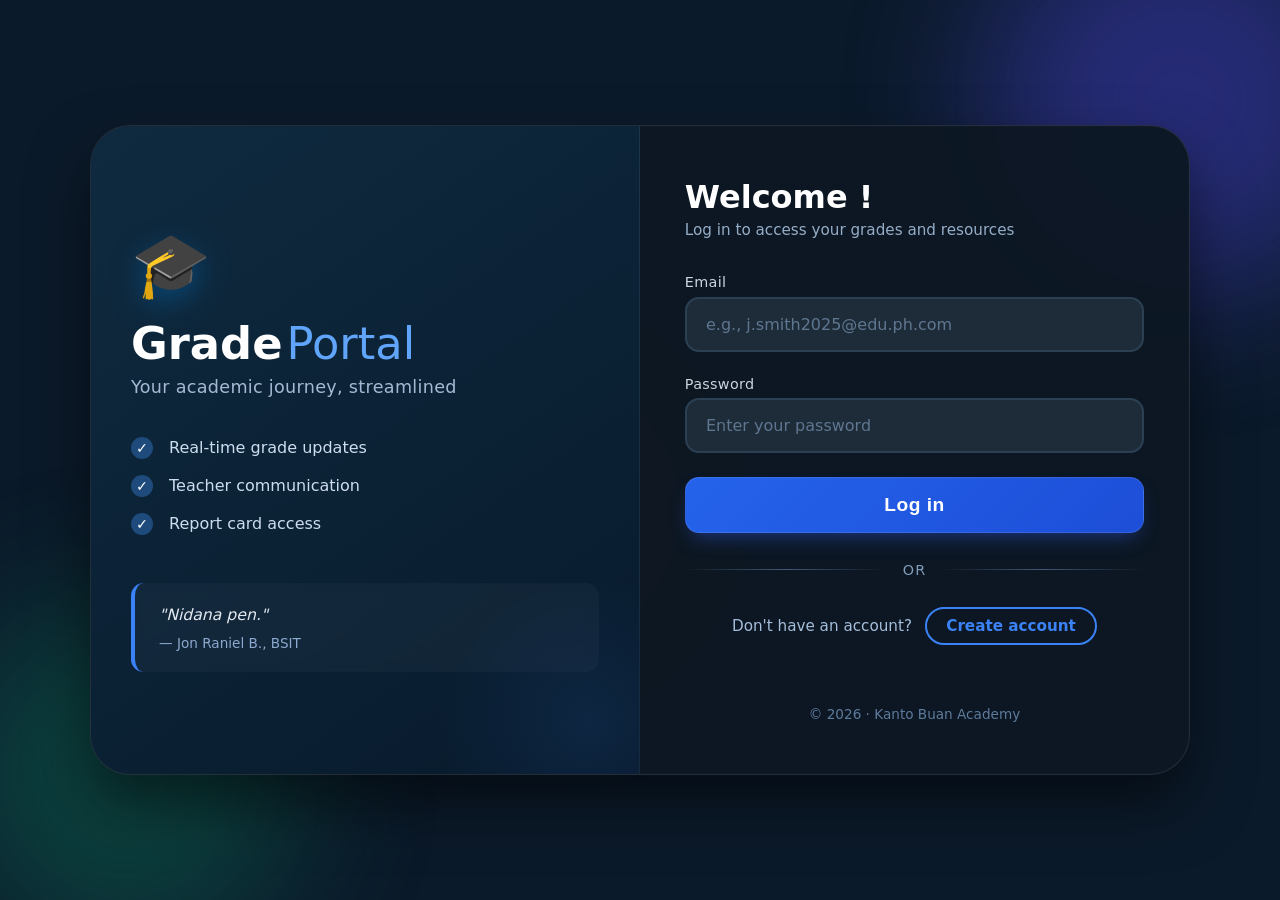
<file: output3/index.html>
<!DOCTYPE html>
<html lang="en">
<head>
  <meta charset="UTF-8">
  <meta name="viewport" content="width=device-width, initial-scale=1.0">
  <title>School Grades Portal · Log In (Alt Design)</title>
  <link rel="stylesheet" href="style.css">
</head>
<body>
    
  <div class="bg-shape bg-shape-1"></div>
  <div class="bg-shape bg-shape-2"></div>
  <div class="bg-shape bg-shape-3"></div>
  
  <div class="alt-login-container">
    <div class="brand-panel">
      <div class="brand-content">
        <div class="brand-icon">🎓</div>
        <h1 class="brand-title">Grade<span>Portal</span></h1>
        <p class="brand-tagline">Your academic journey, streamlined</p>
        
        <div class="feature-list">
          <div class="feature-item">
            <span class="feature-check">✓</span>
            <span>Real-time grade updates</span>
          </div>
          <div class="feature-item">
            <span class="feature-check">✓</span>
            <span>Teacher communication</span>
          </div>
          <div class="feature-item">
            <span class="feature-check">✓</span>
            <span>Report card access</span>
          </div>
        </div>
        
        <div class="testimonial">
          <div class="testimonial-text">"Nidana pen."</div>
          <div class="testimonial-author">— Jon Raniel B., BSIT</div>
        </div>
      </div>
    </div>

    <div class="form-panel">
      <div class="form-header">
        <h2>Welcome !</h2>
        <p>Log in to access your grades and resources</p>
      </div>
      
      <form action="#" method="post" class="alt-login-form">
        <div class="alt-input-group">
          <label for="email">Email</label>
          <input type="text" id="email" name="email" 
                 placeholder="e.g., j.smith2025@edu.ph.com" 
                 required>
        </div>
        
        <div class="alt-input-group">
          <label for="alt-password">Password</label>
          <input type="password" id="password" name="password" 
                 placeholder="Enter your password" 
                 required>
        </div>
        
        <button type="submit" class="alt-login-btn">Log in</button>
        
        <div class="alt-divider">
          <span class="divider-line"></span>
          <span class="divider-text">or</span>
          <span class="divider-line"></span>
        </div>
        
        <div class="alt-signup-prompt">
          <span class="alt-prompt-text">Don't have an account?</span>
          <a href="signup.html" class="alt-signup-btn">Create account</a>
        </div>

      </form>
      
      <div class="alt-footer">
        <p>© 2026 · Kanto Buan Academy</p>
      </div>
    </div>
  </div>
</body>
</html>
</file>
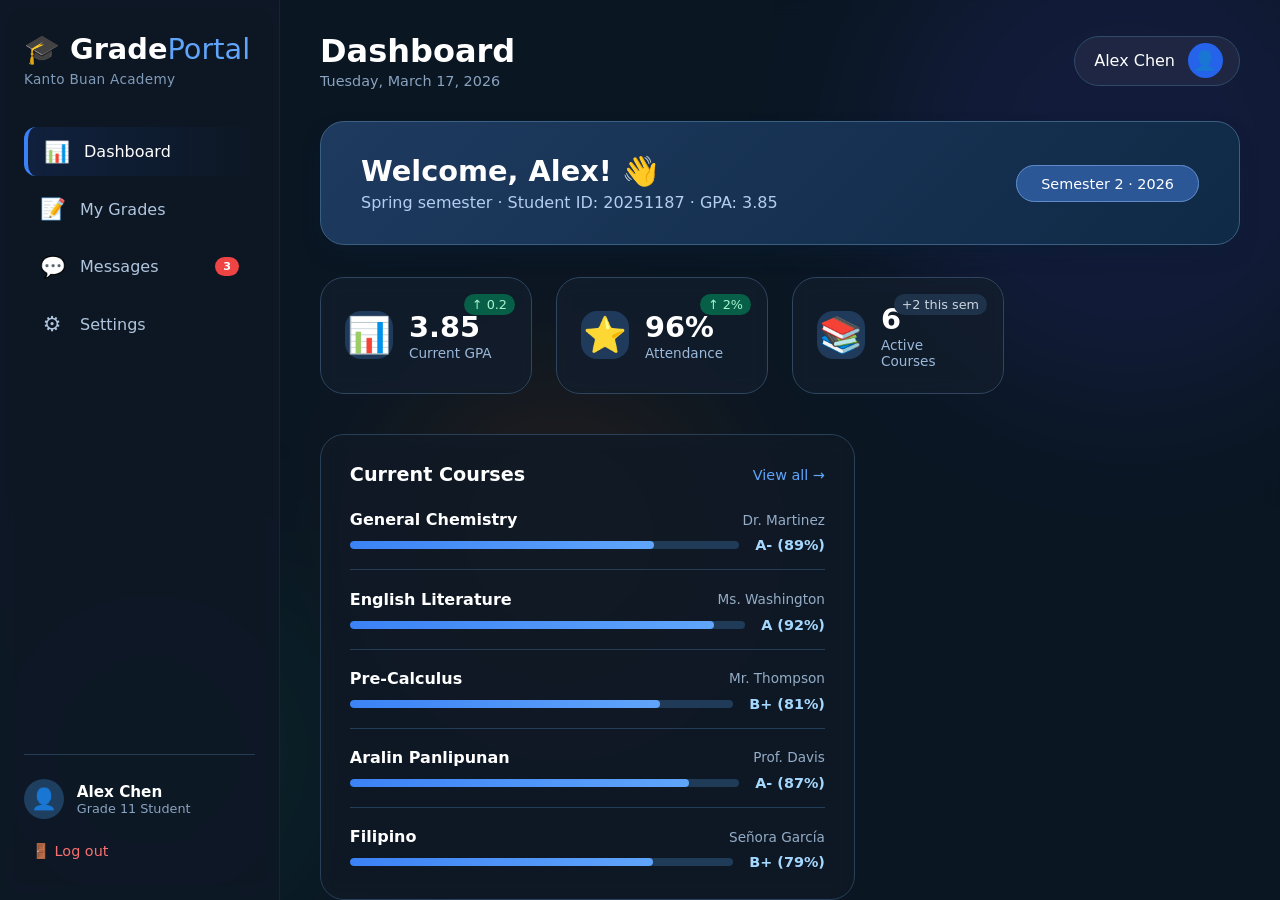
<file: output3/homepage.html>
<!DOCTYPE html>
<html lang="en">
<head>
  <meta charset="UTF-8">
  <meta name="viewport" content="width=device-width, initial-scale=1.0">
  <title>Dashboard · GradePortal</title>
  <link rel="stylesheet" href="homepage.css">
</head>
<body>
  <!-- animated background (matching alt login) -->
  <div class="bg-shape bg-shape-1"></div>
  <div class="bg-shape bg-shape-2"></div>
  <div class="bg-shape bg-shape-3"></div>

  <!-- main app container -->
  <div class="dashboard-container">
    <!-- sidebar navigation -->
    <aside class="sidebar">
      <div class="sidebar-header">
        <div class="sidebar-logo">🎓 Grade<span>Portal</span></div>
        <div class="school-badge">Kanto Buan Academy</div>
      </div>
      
      <nav class="sidebar-nav">
        <a href="#" class="nav-item active">
          <span class="nav-icon">📊</span>
          <span>Dashboard</span>
        </a>

        <a href="#" class="nav-item">
          <span class="nav-icon">📝</span>
          <span>My Grades</span>
        </a>

        <a href="#" class="nav-item">
          <span class="nav-icon">💬</span>
          <span>Messages</span>
          <span class="badge">3</span>
        </a>

        <a href="#" class="nav-item">
          <span class="nav-icon">⚙️</span>
          <span>Settings</span>
        </a>

      </nav>
      
      <div class="sidebar-footer">
        <div class="user-info-compact">
          <div class="user-avatar">👤</div>
          <div class="user-details">
            <span class="user-name">Alex Chen</span>
            <span class="user-role">Grade 11 Student</span>
          </div>
        </div>
        <a href="index.html" class="logout-link">🚪 Log out</a>
      </div>
    </aside>

    <!-- main content area -->
    <main class="main-content">
      <!-- top header -->
      <header class="content-header">
        <div class="header-left">
          <h1 class="page-title">Dashboard</h1>
          <div class="date-display">Tuesday, March 17, 2026</div>
        </div>
        <div class="header-right">
          <div class="header-user">
            <span class="header-user-name">Alex Chen</span>
            <div class="header-avatar">👤</div>
          </div>
        </div>
      </header>

      <!-- welcome banner -->
      <div class="welcome-card">
        <div class="welcome-message">
          <h2>Welcome, Alex! 👋</h2>
          <p>Spring semester · Student ID: 20251187 · GPA: 3.85</p>
        </div>
        <div class="welcome-action">
          <span class="semester-badge">Semester 2 · 2026</span>
        </div>
      </div>

      <!-- stats grid -->
      <div class="stats-grid">
        <div class="stat-card">
          <div class="stat-icon">📊</div>
          <div class="stat-content">
            <span class="stat-value">3.85</span>
            <span class="stat-label">Current GPA</span>
          </div>
          <div class="stat-trend positive">↑ 0.2</div>
        </div>
        <div class="stat-card">
          <div class="stat-icon">⭐</div>
          <div class="stat-content">
            <span class="stat-value">96%</span>
            <span class="stat-label">Attendance</span>
          </div>
          <div class="stat-trend positive">↑ 2%</div>
        </div>
        <div class="stat-card">
          <div class="stat-icon">📚</div>
          <div class="stat-content">
            <span class="stat-value">6</span>
            <span class="stat-label">Active Courses</span>
          </div>
          <div class="stat-trend">+2 this sem</div>
        </div>
      </div>

      <!-- two column layout -->
      <div class="dashboard-grid">
        <!-- left column: current courses & grades -->
        <div class="grid-left">
          <section class="card">
            <div class="card-header">
              <h3>Current Courses</h3>
              <a href="#" class="card-link">View all →</a>
            </div>
            <div class="courses-list">
              <div class="course-item">
                <div class="course-info">
                  <span class="course-name">General Chemistry</span>
                  <span class="course-teacher">Dr. Martinez</span>
                </div>
                <div class="course-progress">
                  <div class="progress-bar">
                    <div class="progress-fill" style="width: 78%"></div>
                  </div>
                  <span class="course-grade">A- (89%)</span>
                </div>
              </div>
              <div class="course-item">
                <div class="course-info">
                  <span class="course-name">English Literature</span>
                  <span class="course-teacher">Ms. Washington</span>
                </div>
                <div class="course-progress">
                  <div class="progress-bar">
                    <div class="progress-fill" style="width: 92%"></div>
                  </div>
                  <span class="course-grade">A (92%)</span>
                </div>
              </div>
              <div class="course-item">
                <div class="course-info">
                  <span class="course-name">Pre-Calculus</span>
                  <span class="course-teacher">Mr. Thompson</span>
                </div>
                <div class="course-progress">
                  <div class="progress-bar">
                    <div class="progress-fill" style="width: 81%"></div>
                  </div>
                  <span class="course-grade">B+ (81%)</span>
                </div>
              </div>
              <div class="course-item">
                <div class="course-info">
                  <span class="course-name">Aralin Panlipunan</span>
                  <span class="course-teacher">Prof. Davis</span>
                </div>
                <div class="course-progress">
                  <div class="progress-bar">
                    <div class="progress-fill" style="width: 87%"></div>
                  </div>
                  <span class="course-grade">A- (87%)</span>
                </div>
              </div>
              <div class="course-item">
                <div class="course-info">
                  <span class="course-name">Filipino</span>
                  <span class="course-teacher">Señora García</span>
                </div>
                <div class="course-progress">
                  <div class="progress-bar">
                    <div class="progress-fill" style="width: 79%"></div>
                  </div>
                  <span class="course-grade">B+ (79%)</span>
                </div>
              </div>
            </div>
          </section>

        <div class="grid-right">
          <section class="card">
            <div class="card-header">
              <h3>Announcements</h3>
              <a href="#" class="card-link">View all →</a>
            </div>
            <div class="announcements-list">
              <div class="announcement-item important">
                <div class="announcement-icon">📢</div>
                <div class="announcement-content">
                  <span class="announcement-title">Summer Break begins April 11</span>
                  <span class="announcement-meta">Principal · 2 hours ago</span>
                </div>
              </div>
              <div class="announcement-item">
                <div class="announcement-icon">📝</div>
                <div class="announcement-content">
                  <span class="announcement-title">4th Quarter Exams in April 6</span>
                  <span class="announcement-meta">Guidance · 1 day ago</span>
                </div>
              </div>
              <div class="announcement-item">
                <div class="announcement-icon">🏀</div>
                <div class="announcement-content">
                  <span class="announcement-title">Basketball game vs. HCC – Fri 7pm</span>
                  <span class="announcement-meta">Athletics · 3 days ago</span>
                </div>
              </div>
              <div class="announcement-item">
                <div class="announcement-icon">💰</div>
                <div class="announcement-content">
                  <span class="announcement-title">Scholarship deadline extended</span>
                  <span class="announcement-meta">Counseling · 5 days ago</span>
                </div>
              </div>
            </div>
          </section>
        </div>
      </div>

      <br>

      <footer class="dashboard-footer">
        <p>© 2026 Kanto Buan Academy <a href="index.html">Log out</a></p>
      </footer>
    </main>
  </div>
</body>
</html>
</file>
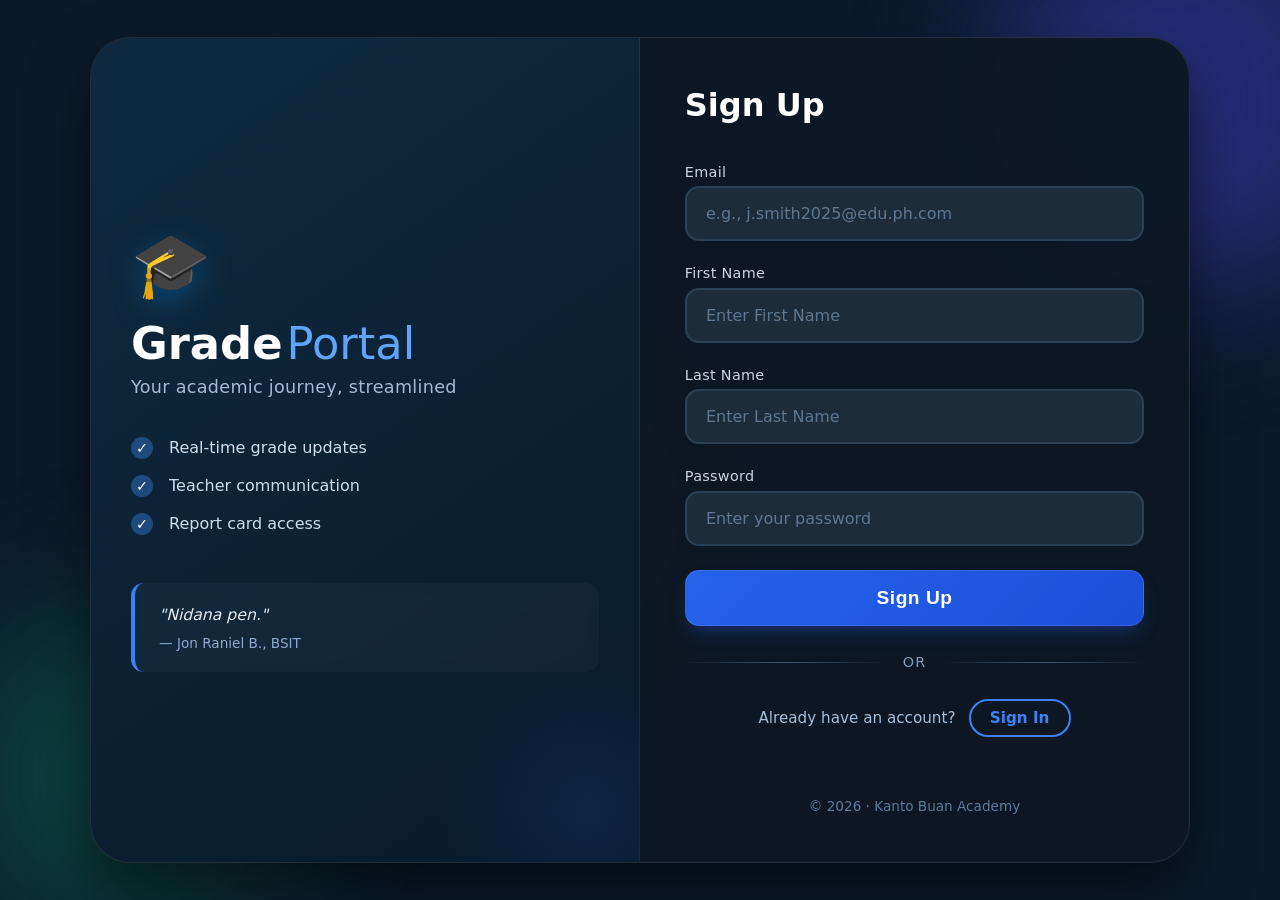
<file: output3/signup.html>
<!DOCTYPE html>
<html lang="en">
<head>
  <meta charset="UTF-8">
  <meta name="viewport" content="width=device-width, initial-scale=1.0">
  <title>School Grades Portal · Log In (Alt Design)</title>
  <link rel="stylesheet" href="style.css">
</head>
<body>
  <div class="bg-shape bg-shape-1"></div>
  <div class="bg-shape bg-shape-2"></div>
  <div class="bg-shape bg-shape-3"></div>
  
  <div class="alt-login-container">
    <div class="brand-panel">
      <div class="brand-content">
        <div class="brand-icon">🎓</div>
        <h1 class="brand-title">Grade<span>Portal</span></h1>
        <p class="brand-tagline">Your academic journey, streamlined</p>
        
        <div class="feature-list">
          <div class="feature-item">
            <span class="feature-check">✓</span>
            <span>Real-time grade updates</span>
          </div>
          <div class="feature-item">
            <span class="feature-check">✓</span>
            <span>Teacher communication</span>
          </div>
          <div class="feature-item">
            <span class="feature-check">✓</span>
            <span>Report card access</span>
          </div>
        </div>
        
        <div class="testimonial">
          <div class="testimonial-text">"Nidana pen."</div>
          <div class="testimonial-author">— Jon Raniel B., BSIT</div>
        </div>
      </div>
    </div>

    <div class="form-panel">
      <div class="form-header">
        <h2>Sign Up</h2>
      </div>
      
      <form action="#" method="post" class="alt-login-form">
        <div class="alt-input-group">
          <label for="email">Email</label>
          <input type="text" id="email" name="email" 
                 placeholder="e.g., j.smith2025@edu.ph.com" 
                 required>
        </div>

        <div class="alt-input-group">
          <label for="fname">First Name</label>
          <input type="text" id="fname" name="fname" 
                 placeholder="Enter First Name" 
                 required>
        </div>

        <div class="alt-input-group">
          <label for="lname">Last Name</label>
          <input type="text" id="lname" name="lname" 
                 placeholder="Enter Last Name" 
                 required>
        </div>

        <div class="alt-input-group">
          <label for="alt-password">Password</label>
          <input type="password" id="alt-password" name="password" 
                 placeholder="Enter your password" 
                 required>
        </div>
        
        <button type="submit" class="alt-login-btn">Sign Up</button>
        
        <div class="alt-divider">
          <span class="divider-line"></span>
          <span class="divider-text">or</span>
          <span class="divider-line"></span>
        </div>
        
        <div class="alt-signup-prompt">
          <span class="alt-prompt-text">Already have an account?</span>
          <a href="index.html" class="alt-signup-btn">Sign In</a>
        </div>

      </form>
      
      <div class="alt-footer">
        <p>© 2026 · Kanto Buan Academy</p>
      </div>
    </div>
  </div>
</body>
</html>
</file>
<file: output3/style.css>
* {
  margin: 0;
  padding: 0;
  box-sizing: border-box;
}

body {
  font-family: 'Inter', 'Segoe UI', system-ui, -apple-system, sans-serif;
  min-height: 100vh;
  background: #0b1a2a;
  position: relative;
  overflow-x: hidden;
  display: flex;
  align-items: center;
  justify-content: center;
  padding: 1.5rem;
}

.bg-shape {
  position: fixed;
  border-radius: 50%;
  filter: blur(70px);
  opacity: 0.4;
  z-index: 0;
  animation: float 20s infinite alternate ease-in-out;
}

.bg-shape-1 {
  width: 400px;
  height: 400px;
  background: #4f46e5;
  top: -100px;
  right: -100px;
  animation-duration: 18s;
}

.bg-shape-2 {
  width: 350px;
  height: 350px;
  background: #0e7a5c;
  bottom: -50px;
  left: -50px;
  animation-duration: 22s;
  animation-delay: 2s;
}

.bg-shape-3 {
  width: 300px;
  height: 300px;
  background: #b45309;
  top: 40%;
  left: 30%;
  animation-duration: 25s;
  animation-delay: 1s;
}

@keyframes float {
  0% {
    transform: translate(0, 0) scale(1);
  }
  100% {
    transform: translate(60px, 40px) scale(1.2);
  }
}

.alt-login-container {
  max-width: 1100px;
  width: 100%;
  min-height: 650px;
  background: rgba(18, 28, 40, 0.85);
  backdrop-filter: blur(12px);
  -webkit-backdrop-filter: blur(12px);
  border-radius: 2.5rem;
  box-shadow: 0 30px 60px rgba(0, 0, 0, 0.5), 0 0 0 1px rgba(255, 255, 255, 0.05) inset;
  display: grid;
  grid-template-columns: 1fr 1fr;
  overflow: hidden;
  position: relative;
  z-index: 10;
  border: 1px solid rgba(255, 255, 255, 0.08);
}

.brand-panel {
  background: linear-gradient(145deg, #0f2a3f, #081a2c);
  padding: 3rem 2.5rem;
  display: flex;
  flex-direction: column;
  justify-content: center;
  border-right: 1px solid rgba(255, 255, 255, 0.05);
  position: relative;
  overflow: hidden;
}

.brand-panel::before {
  content: '';
  position: absolute;
  width: 300px;
  height: 300px;
  background: radial-gradient(circle, #3b82f6 0%, transparent 70%);
  opacity: 0.1;
  bottom: -100px;
  right: -100px;
  border-radius: 50%;
}

.brand-content {
  position: relative;
  z-index: 2;
}

.brand-icon {
  font-size: 4rem;
  margin-bottom: 1rem;
  filter: drop-shadow(0 10px 15px rgba(0, 150, 255, 0.3));
}

.brand-title {
  font-size: 2.8rem;
  font-weight: 700;
  color: white;
  line-height: 1.1;
  margin-bottom: 0.5rem;
}

.brand-title span {
  color: #60a5fa;
  font-weight: 300;
  display: inline-block;
  margin-left: 4px;
}

.brand-tagline {
  color: #a5b9d4;
  font-size: 1.1rem;
  margin-bottom: 2.5rem;
  font-weight: 400;
  letter-spacing: 0.3px;
}

.feature-list {
  margin-bottom: 3rem;
}

.feature-item {
  display: flex;
  align-items: center;
  gap: 1rem;
  color: #ccddee;
  margin-bottom: 1rem;
  font-size: 1rem;
}

.feature-check {
  display: inline-flex;
  align-items: center;
  justify-content: center;
  width: 22px;
  height: 22px;
  background: #1e4b7c;
  border-radius: 50%;
  color: white;
  font-size: 0.9rem;
  font-weight: bold;
}

.testimonial {
  background: rgba(255, 255, 255, 0.03);
  border-left: 4px solid #3b82f6;
  padding: 1.3rem 1.5rem;
  border-radius: 0.8rem;
  backdrop-filter: blur(5px);
}

.testimonial-text {
  color: #e2e8f0;
  font-style: italic;
  font-size: 0.98rem;
  margin-bottom: 0.5rem;
  line-height: 1.5;
}

.testimonial-author {
  color: #8ca9cf;
  font-size: 0.85rem;
  font-weight: 500;
}

.form-panel {
  padding: 3rem 2.8rem;
  display: flex;
  flex-direction: column;
  justify-content: center;
  background: rgba(12, 22, 33, 0.7);
}

.form-header {
  margin-bottom: 2.2rem;
}

.form-header h2 {
  color: white;
  font-size: 2rem;
  font-weight: 600;
  margin-bottom: 0.3rem;
}

.form-header p {
  color: #95adc7;
  font-size: 0.95rem;
}

.alt-input-group {
  margin-bottom: 1.5rem;
}

.alt-input-group label {
  display: block;
  color: #cbd5e1;
  font-size: 0.9rem;
  font-weight: 500;
  margin-bottom: 0.4rem;
  letter-spacing: 0.3px;
}

.alt-input-group input {
  width: 100%;
  padding: 1rem 1.2rem;
  background: #1e2c3a;
  border: 2px solid #2c4054;
  border-radius: 14px;
  font-size: 1rem;
  color: white;
  outline: none;
  transition: all 0.2s;
  font-family: inherit;
}

.alt-input-group input:focus {
  border-color: #3b82f6;
  background: #253544;
  box-shadow: 0 0 0 4px rgba(59, 130, 246, 0.15);
}

.alt-input-group input::placeholder {
  color: #5e768f;
  font-weight: 300;
}

.alt-options-row {
  display: flex;
  justify-content: space-between;
  align-items: center;
  margin-bottom: 2rem;
}

.alt-checkbox {
  display: flex;
  align-items: center;
  gap: 0.5rem;
  color: #b0c6de;
  font-size: 0.9rem;
  cursor: default;
  position: relative;
}

.alt-checkbox input[type="checkbox"] {
  appearance: none;
  -webkit-appearance: none;
  width: 1.2rem;
  height: 1.2rem;
  border: 2px solid #3c5775;
  border-radius: 4px;
  background: #1e2c3a;
  cursor: default;
  transition: 0.1s;
}

.alt-checkbox input[type="checkbox"]:checked {
  background: #3b82f6;
  border-color: #3b82f6;
  position: relative;
}

.alt-checkbox input[type="checkbox"]:checked::after {
  content: '✓';
  color: white;
  font-size: 0.9rem;
  display: flex;
  align-items: center;
  justify-content: center;
  line-height: 1;
}

.alt-forgot-link {
  color: #7aaae2;
  text-decoration: none;
  font-size: 0.9rem;
  font-weight: 500;
  transition: color 0.1s;
}

.alt-forgot-link:hover {
  color: #a9c9ff;
  text-decoration: underline;
}

.alt-login-btn {
  width: 100%;
  padding: 1rem;
  background: linear-gradient(135deg, #2563eb, #1d4ed8);
  border: none;
  border-radius: 14px;
  color: white;
  font-size: 1.2rem;
  font-weight: 600;
  letter-spacing: 0.5px;
  cursor: pointer;
  transition: all 0.2s;
  box-shadow: 0 10px 20px -8px #1e3a8a;
  margin-bottom: 1.8rem;
  border: 1px solid rgba(255, 255, 255, 0.1);
}

.alt-login-btn:hover {
  background: linear-gradient(135deg, #1d4ed8, #1e3a8a);
  transform: translateY(-2px);
  box-shadow: 0 18px 25px -10px #0f2b5e;
}

.alt-login-btn:active {
  transform: translateY(1px);
  box-shadow: 0 8px 15px -6px #0f2b5e;
}

.alt-divider {
  display: flex;
  align-items: center;
  gap: 1rem;
  margin-bottom: 1.8rem;
}

.divider-line {
  flex: 1;
  height: 1px;
  background: linear-gradient(90deg, transparent, #3e5a78, transparent);
}

.divider-text {
  color: #809bb8;
  font-size: 0.9rem;
  text-transform: uppercase;
  letter-spacing: 1px;
}

.alt-signup-prompt {
  text-align: center;
  margin-bottom: 1.8rem;
}

.alt-prompt-text {
  color: #a5bedb;
  font-size: 0.95rem;
  margin-right: 0.5rem;
}

.alt-signup-btn {
  background: transparent;
  border: 2px solid #3b82f6;
  color: #3b82f6;
  text-decoration: none;
  font-weight: 600;
  font-size: 0.95rem;
  padding: 0.5rem 1.2rem;
  border-radius: 40px;
  transition: all 0.15s;
  display: inline-block;
}

.alt-signup-btn:hover {
  background: #3b82f6;
  color: white;
  border-color: #3b82f6;
}

.alt-demo-hint {
  background: #1f3347;
  border-radius: 40px;
  padding: 0.7rem 1rem;
  text-align: center;
  border: 1px dashed #4d6d92;
  margin-top: 0.5rem;
}

.alt-demo-hint p {
  color: #99bce5;
  font-size: 0.9rem;
  font-weight: 500;
}

.alt-footer {
  margin-top: 2rem;
  text-align: center;
  color: #5e7b9c;
  font-size: 0.85rem;
}

@media (max-width: 900px) {
  .alt-login-container {
    grid-template-columns: 1fr;
    max-width: 500px;
  }
  
  .brand-panel {
    display: none;
  }
  
  .form-panel {
    padding: 2.5rem 2rem;
  }
}

@media (max-width: 480px) {
  .form-panel {
    padding: 2rem 1.5rem;
  }
  
  .form-header h2 {
    font-size: 1.8rem;
  }
  
  .alt-options-row {
    flex-direction: column;
    align-items: flex-start;
    gap: 1rem;
  }
  
  .bg-shape {
    filter: blur(50px);
  }
}
</file>
<file: output3/homepage.css>
/* homepage.css – Dark theme dashboard for GradePortal
   Matches the alternative login design (index-alt.html) */

* {
  margin: 0;
  padding: 0;
  box-sizing: border-box;
}

body {
  font-family: 'Inter', 'Segoe UI', system-ui, -apple-system, sans-serif;
  background: #0b1a2a;
  min-height: 100vh;
  position: relative;
  overflow-x: hidden;
  color: #e2e8f0;
}

/* animated background shapes (reused from alt login) */
.bg-shape {
  position: fixed;
  border-radius: 50%;
  filter: blur(70px);
  opacity: 0.3;
  z-index: 0;
  animation: float 20s infinite alternate ease-in-out;
  pointer-events: none;
}

.bg-shape-1 {
  width: 500px;
  height: 500px;
  background: #4f46e5;
  top: -100px;
  right: -100px;
  animation-duration: 18s;
}

.bg-shape-2 {
  width: 400px;
  height: 400px;
  background: #0e7a5c;
  bottom: -50px;
  left: -50px;
  animation-duration: 22s;
  animation-delay: 2s;
}

.bg-shape-3 {
  width: 350px;
  height: 350px;
  background: #b45309;
  top: 40%;
  left: 30%;
  animation-duration: 25s;
  animation-delay: 1s;
}

@keyframes float {
  0% { transform: translate(0, 0) scale(1); }
  100% { transform: translate(60px, 40px) scale(1.2); }
}

/* main dashboard container */
.dashboard-container {
  display: grid;
  grid-template-columns: 280px 1fr;
  min-height: 100vh;
  position: relative;
  z-index: 10;
  background: rgba(10, 20, 30, 0.6);
  backdrop-filter: blur(8px);
  -webkit-backdrop-filter: blur(8px);
}

/* ---------- SIDEBAR ---------- */
.sidebar {
  background: rgba(15, 25, 38, 0.9);
  backdrop-filter: blur(12px);
  -webkit-backdrop-filter: blur(12px);
  border-right: 1px solid rgba(255, 255, 255, 0.05);
  display: flex;
  flex-direction: column;
  padding: 2rem 1.5rem;
  height: 100vh;
  position: sticky;
  top: 0;
}

.sidebar-header {
  margin-bottom: 2.5rem;
}

.sidebar-logo {
  font-size: 1.8rem;
  font-weight: 700;
  color: white;
  margin-bottom: 0.3rem;
}

.sidebar-logo span {
  color: #60a5fa;
  font-weight: 300;
}

.school-badge {
  color: #809bb8;
  font-size: 0.85rem;
  letter-spacing: 0.3px;
}

.sidebar-nav {
  flex: 1;
  display: flex;
  flex-direction: column;
  gap: 0.5rem;
}

.nav-item {
  display: flex;
  align-items: center;
  gap: 1rem;
  padding: 0.8rem 1rem;
  color: #b0c6de;
  text-decoration: none;
  border-radius: 12px;
  transition: all 0.2s;
  font-weight: 500;
  position: relative;
}

.nav-item .nav-icon {
  font-size: 1.3rem;
  width: 24px;
  text-align: center;
}

.nav-item:hover {
  background: rgba(59, 130, 246, 0.1);
  color: white;
}

.nav-item.active {
  background: linear-gradient(90deg, #2563eb20, transparent);
  color: white;
  border-left: 4px solid #3b82f6;
}

.badge {
  background: #ef4444;
  color: white;
  font-size: 0.7rem;
  font-weight: 600;
  padding: 0.2rem 0.5rem;
  border-radius: 60px;
  margin-left: auto;
}

.sidebar-footer {
  border-top: 1px solid #253c54;
  padding-top: 1.5rem;
  margin-top: 1rem;
}

.user-info-compact {
  display: flex;
  align-items: center;
  gap: 0.8rem;
  margin-bottom: 1rem;
}

.user-avatar {
  width: 2.5rem;
  height: 2.5rem;
  background: #1e3f60;
  border-radius: 50%;
  display: flex;
  align-items: center;
  justify-content: center;
  font-size: 1.3rem;
}

.user-details {
  display: flex;
  flex-direction: column;
}

.user-name {
  font-weight: 600;
  color: white;
  font-size: 0.95rem;
}

.user-role {
  font-size: 0.8rem;
  color: #8aa3c0;
}

.logout-link {
  display: block;
  color: #f87171;
  text-decoration: none;
  font-size: 0.9rem;
  padding: 0.5rem;
  border-radius: 8px;
  transition: background 0.1s;
}

.logout-link:hover {
  background: #4a2c2c;
}

/* ---------- MAIN CONTENT ---------- */
.main-content {
  padding: 2rem 2.5rem;
  overflow-y: auto;
  max-height: 100vh;
}

.content-header {
  display: flex;
  justify-content: space-between;
  align-items: center;
  margin-bottom: 2rem;
}

.page-title {
  font-size: 2rem;
  font-weight: 600;
  color: white;
  margin-bottom: 0.2rem;
}

.date-display {
  color: #8aa3c0;
  font-size: 0.9rem;
}

.header-right {
  display: flex;
  align-items: center;
  gap: 2rem;
}

.notification-bell {
  font-size: 1.5rem;
  cursor: default;
  opacity: 0.8;
}

.header-user {
  display: flex;
  align-items: center;
  gap: 0.8rem;
  background: rgba(255, 255, 255, 0.05);
  padding: 0.4rem 1rem 0.4rem 1.2rem;
  border-radius: 60px;
  border: 1px solid #2f4a6b;
}

.header-user-name {
  font-weight: 500;
  color: white;
}

.header-avatar {
  width: 2.2rem;
  height: 2.2rem;
  background: #2563eb;
  border-radius: 50%;
  display: flex;
  align-items: center;
  justify-content: center;
  font-size: 1.2rem;
}

/* welcome card */
.welcome-card {
  background: linear-gradient(135deg, #1e3a5f, #0f2a46);
  border-radius: 1.5rem;
  padding: 2rem 2.5rem;
  display: flex;
  justify-content: space-between;
  align-items: center;
  margin-bottom: 2rem;
  border: 1px solid #3b5f82;
  box-shadow: 0 10px 25px -10px #0a1e33;
}

.welcome-message h2 {
  font-size: 1.8rem;
  font-weight: 600;
  color: white;
  margin-bottom: 0.3rem;
}

.welcome-message p {
  color: #b3cef0;
  font-size: 1rem;
}

.semester-badge {
  background: #2b5797;
  color: white;
  padding: 0.6rem 1.5rem;
  border-radius: 60px;
  font-weight: 500;
  font-size: 0.9rem;
  border: 1px solid #608ac7;
}

/* stats grid */
.stats-grid {
  display: grid;
  grid-template-columns: repeat(4, 1fr);
  gap: 1.5rem;
  margin-bottom: 2.5rem;
}

.stat-card {
  background: rgba(20, 32, 48, 0.7);
  backdrop-filter: blur(8px);
  border: 1px solid #2f4560;
  border-radius: 1.5rem;
  padding: 1.5rem;
  display: flex;
  align-items: center;
  gap: 1rem;
  position: relative;
  transition: transform 0.2s;
}

.stat-card:hover {
  transform: translateY(-2px);
  border-color: #3b82f6;
}

.stat-icon {
  font-size: 2.2rem;
  background: #1f3a5a;
  width: 3rem;
  height: 3rem;
  border-radius: 1rem;
  display: flex;
  align-items: center;
  justify-content: center;
}

.stat-content {
  flex: 1;
  display: flex;
  flex-direction: column;
}

.stat-value {
  font-size: 1.8rem;
  font-weight: 700;
  color: white;
  line-height: 1.2;
}

.stat-label {
  color: #9bb9da;
  font-size: 0.85rem;
}

.stat-trend {
  font-size: 0.8rem;
  padding: 0.2rem 0.5rem;
  border-radius: 60px;
  background: #1e3349;
  color: #cbd5e1;
  position: absolute;
  top: 1rem;
  right: 1rem;
}

.stat-trend.positive {
  background: #065f46;
  color: #a7f3d0;
}

/* dashboard grid (2 columns) */
.dashboard-grid {
  display: grid;
  grid-template-columns: 1.5fr 1fr;
  gap: 1.8rem;
  margin-bottom: 2.5rem;
}

/* cards */
.card {
  background: rgba(18, 28, 40, 0.7);
  backdrop-filter: blur(8px);
  border: 1px solid #2a4058;
  border-radius: 1.5rem;
  padding: 1.8rem 1.8rem;
  margin-bottom: 1.8rem;
}

.card-header {
  display: flex;
  justify-content: space-between;
  align-items: center;
  margin-bottom: 1.5rem;
}

.card-header h3 {
  color: white;
  font-size: 1.2rem;
  font-weight: 600;
}

.card-link {
  color: #60a5fa;
  text-decoration: none;
  font-size: 0.9rem;
  transition: color 0.1s;
}

.card-link:hover {
  color: #93c5fd;
  text-decoration: underline;
}

/* courses list */
.courses-list {
  display: flex;
  flex-direction: column;
  gap: 1.2rem;
}

.course-item {
  display: flex;
  flex-direction: column;
  gap: 0.5rem;
  padding-bottom: 1rem;
  border-bottom: 1px solid #253e58;
}

.course-item:last-child {
  border-bottom: none;
  padding-bottom: 0;
}

.course-info {
  display: flex;
  justify-content: space-between;
  align-items: center;
}

.course-name {
  font-weight: 600;
  color: white;
}

.course-teacher {
  color: #95adc7;
  font-size: 0.85rem;
}

.course-progress {
  display: flex;
  align-items: center;
  gap: 1rem;
}

.progress-bar {
  flex: 1;
  height: 8px;
  background: #1f3b57;
  border-radius: 60px;
  overflow: hidden;
}

.progress-fill {
  height: 100%;
  background: linear-gradient(90deg, #3b82f6, #60a5fa);
  border-radius: 60px;
}

.course-grade {
  font-weight: 600;
  color: #a5d8ff;
  font-size: 0.9rem;
  min-width: 60px;
  text-align: right;
}

/* assignments list */
.assignments-list {
  display: flex;
  flex-direction: column;
  gap: 1rem;
}

.assignment-item {
  display: flex;
  justify-content: space-between;
  align-items: center;
  padding: 0.5rem 0;
  border-bottom: 1px dashed #2c425c;
}

.assignment-item:last-child {
  border-bottom: none;
}

.assignment-info {
  display: flex;
  flex-direction: column;
}

.assignment-name {
  color: white;
  font-weight: 500;
  font-size: 0.95rem;
}

.assignment-course {
  color: #809bb8;
  font-size: 0.8rem;
}

.status-badge {
  padding: 0.3rem 0.8rem;
  border-radius: 60px;
  font-size: 0.8rem;
  font-weight: 500;
}

.status-badge.graded {
  background: #1e4620;
  color: #9cd9a4;
}

.status-badge.pending {
  background: #724d1c;
  color: #fcd34d;
}

.status-badge.submitted {
  background: #1e3f5a;
  color: #b3d9ff;
}

/* announcements */
.announcements-list {
  display: flex;
  flex-direction: column;
  gap: 1.2rem;
}

.announcement-item {
  display: flex;
  gap: 1rem;
  align-items: flex-start;
}

.announcement-icon {
  font-size: 1.3rem;
  background: #1e334f;
  width: 2.2rem;
  height: 2.2rem;
  border-radius: 0.8rem;
  display: flex;
  align-items: center;
  justify-content: center;
}

.announcement-item.important .announcement-icon {
  background: #7b4d1c;
  color: #ffd966;
}

.announcement-content {
  flex: 1;
}

.announcement-title {
  color: white;
  font-weight: 500;
  font-size: 0.95rem;
  margin-bottom: 0.2rem;
}

.announcement-meta {
  color: #809bb8;
  font-size: 0.8rem;
}

/* deadlines */
.deadlines-list {
  display: flex;
  flex-direction: column;
  gap: 1rem;
}

.deadline-item {
  display: flex;
  align-items: center;
  gap: 1rem;
  padding: 0.4rem 0;
}

.deadline-date {
  background: #1d4f7c;
  color: white;
  padding: 0.3rem 0.8rem;
  border-radius: 60px;
  font-size: 0.8rem;
  font-weight: 600;
  min-width: 4.5rem;
  text-align: center;
}

.deadline-info {
  flex: 1;
  display: flex;
  flex-direction: column;
}

.deadline-title {
  color: white;
  font-weight: 500;
  font-size: 0.95rem;
}

.deadline-course {
  color: #809bb8;
  font-size: 0.8rem;
}

.deadline-priority {
  font-size: 0.8rem;
  padding: 0.2rem 0.7rem;
  border-radius: 60px;
  background: #1e3349;
}

.deadline-priority.high {
  background: #742a2a;
  color: #fca5a5;
}

.deadline-priority.medium {
  background: #745b1a;
  color: #fde68a;
}

.deadline-priority.low {
  background: #1a4752;
  color: #99f6e4;
}

/* activity list */
.activity-list {
  display: flex;
  flex-direction: column;
  gap: 1rem;
}

.activity-item {
  display: flex;
  gap: 1rem;
  font-size: 0.9rem;
  border-bottom: 1px dashed #2c425c;
  padding-bottom: 0.8rem;
}

.activity-item:last-child {
  border-bottom: none;
}

.activity-time {
  color: #60a5fa;
  min-width: 4rem;
  font-size: 0.8rem;
}

.activity-desc {
  color: #cdddec;
}

/* quick actions */
.quick-actions {
  background: rgba(18, 28, 40, 0.7);
  backdrop-filter: blur(8px);
  border: 1px solid #2a4058;
  border-radius: 1.5rem;
  padding: 1.8rem;
  margin-top: 1rem;
}

.quick-actions h3 {
  color: white;
  font-size: 1.2rem;
  margin-bottom: 1.2rem;
}

.action-buttons {
  display: flex;
  flex-wrap: wrap;
  gap: 1rem;
}

.action-btn {
  background: #1e334f;
  color: #b3d9ff;
  text-decoration: none;
  padding: 0.8rem 1.5rem;
  border-radius: 60px;
  font-weight: 500;
  transition: all 0.2s;
  border: 1px solid #3b5f82;
  font-size: 0.95rem;
}

.action-btn:hover {
  background: #2563eb;
  color: white;
  border-color: #60a5fa;
  transform: translateY(-2px);
}

/* footer */
.dashboard-footer {
  margin-top: 3rem;
  padding-top: 1.5rem;
  text-align: center;
  color: #6d8eb0;
  font-size: 0.85rem;
  border-top: 1px solid #253e58;
}

.dashboard-footer a {
  color: #7aaae2;
  text-decoration: none;
}

.dashboard-footer a:hover {
  text-decoration: underline;
}

/* responsive */
@media (max-width: 1200px) {
  .dashboard-grid {
    grid-template-columns: 1fr;
  }
  
  .stats-grid {
    grid-template-columns: repeat(2, 1fr);
  }
}

@media (max-width: 900px) {
  .dashboard-container {
    grid-template-columns: 1fr;
  }
  
  .sidebar {
    display: none; /* hide sidebar on mobile, you could add a mobile menu toggle */
  }
  
  .main-content {
    padding: 1.5rem;
  }
  
  .stats-grid {
    grid-template-columns: 1fr;
  }
  
  .welcome-card {
    flex-direction: column;
    align-items: flex-start;
    gap: 1rem;
  }
  
  .action-buttons {
    flex-direction: column;
  }
  
  .action-btn {
    text-align: center;
  }
}
</file>
